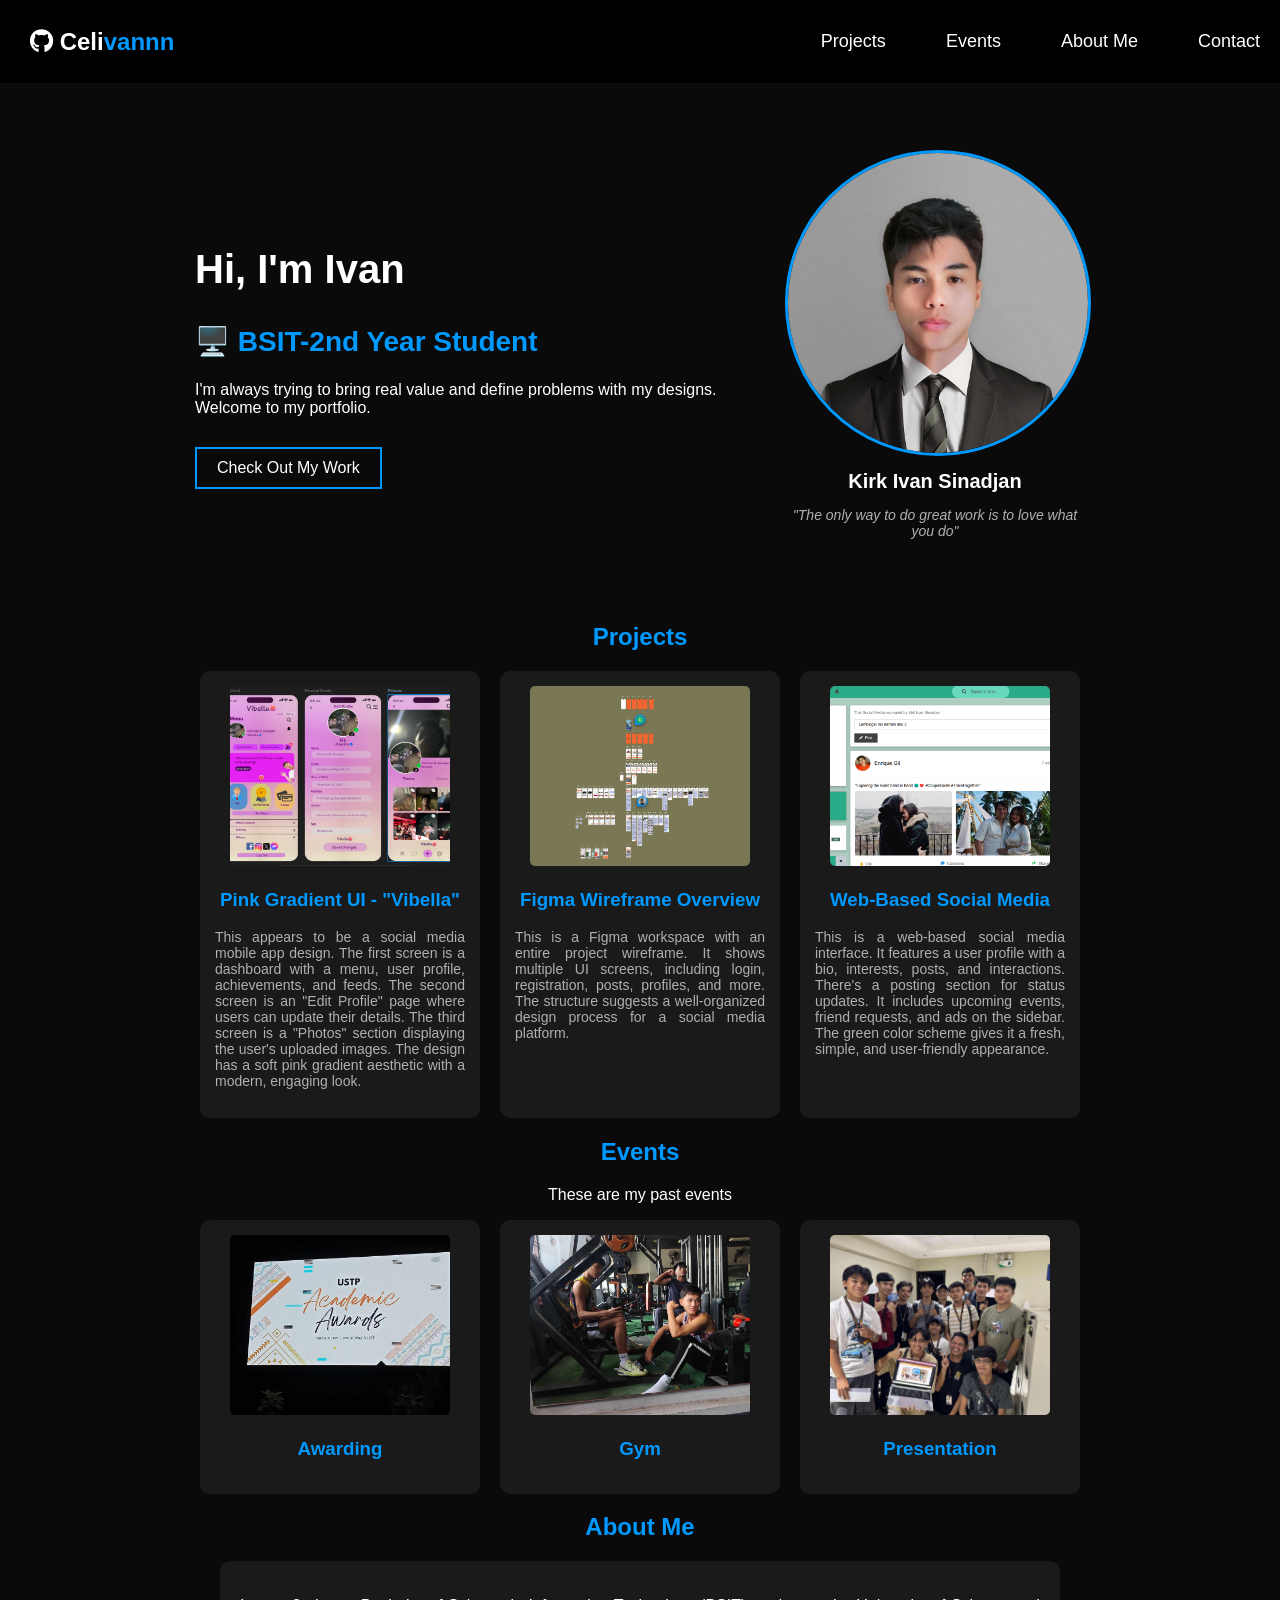
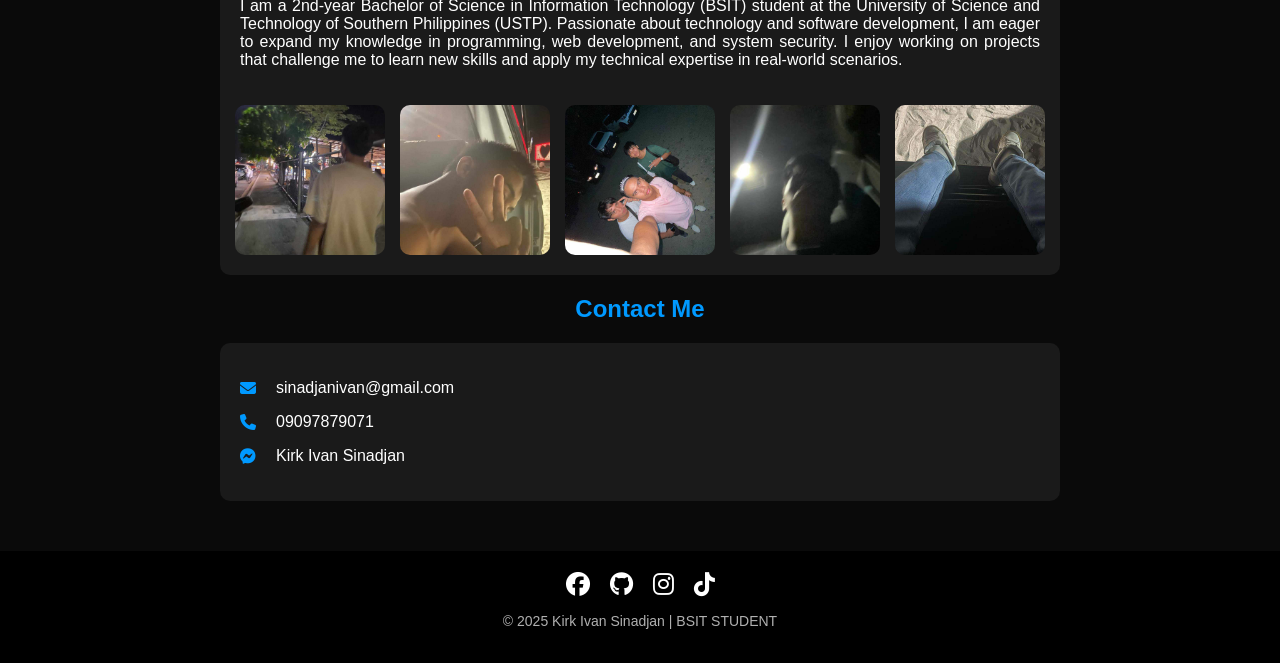
<file: index.html>
<!DOCTYPE html>
<html lang="en">
<head>
    <meta charset="UTF-8">
    <meta name="viewport" content="width=device-width, initial-scale=1.0">
    <title>Kirk Ivan Portfolio</title>
    <link rel="stylesheet" href="style.css">
    <link rel="stylesheet" href="https://cdnjs.cloudflare.com/ajax/libs/font-awesome/6.5.1/css/all.min.css">
    <script src="pic.js"></script>

</head>
<body>

    <header>
        <div class="logo">
            <i class="fa-brands fa-github"></i> Celi<span>vannn</span>
        </div>
        
        <nav>
            <ul>
                <li><a href="#projects">Projects</a></li>
                <li><a href="#Events">Events</a></li>
                <li><a href="#about">About Me</a></li>
                <li><a href="#contact">Contact</a></li>
            </ul>
        </nav>
    </header>

    <section class="hero">
        <div class="hero-text">
            <h1>Hi, I'm Ivan</h1>
            <h2>🖥️ <span>BSIT-2nd Year Student</span></h2>
            <p>I'm always trying to bring real value and define problems with my designs. Welcome to my portfolio.</p>
            <a href="#projects" class="btn">Check Out My Work</a>
        </div>
        <div class="profile">
            <img src="Pictures/profile.jpg" alt="Ivan">
            <h3>Kirk Ivan Sinadjan</h3>
            <p>"The only way to do great work is to love what you do"</p>
        </div>
    </section>

    <section id="projects" class="section">
        <h2> Projects</h2>
        <div class="projects-container">
            <div class="project">
                <img src="Pictures/project1.png" alt="Project 1"onclick="openLightbox(this)">
                <h3>Pink Gradient UI - "Vibella"</h3>
                <p>This appears to be a social media mobile app design. 
                    The first screen is a dashboard with a menu, user profile, achievements, and feeds.
                     The second screen is an "Edit Profile" page where users can update their details. 
                     The third screen is a "Photos" section displaying the user's uploaded images.
                      The design has a soft pink gradient aesthetic with a modern, engaging look.</p>
            </div>
            <div class="project">
                <img src="Pictures/project2.png" alt="Project 2" onclick="openLightbox(this)">
                <h3>Figma Wireframe Overview</h3>
                <p>This is a Figma workspace with an entire project wireframe.
                    It shows multiple UI screens, including login, registration, posts, profiles, and more.
                    The structure suggests a well-organized design process for a social media platform.</p>
            </div>
            <div class="project">
                <img src="Pictures/project3.png" alt="Project 3" onclick="openLightbox(this)">
                <h3> Web-Based Social Media</h3>
                <p>This is a web-based social media interface.
                    It features a user profile with a bio, interests, posts, and interactions.                   
                    There's a posting section for status updates.                   
                    It includes upcoming events, friend requests, and ads on the sidebar.                   
                    The green color scheme gives it a fresh, simple, and user-friendly appearance.</p>
            </div>
        </div>
    </section>

    <section id="Events" class="section">
        <h2>Events</h2>
        <p>These are my past events</p>
        <div class="designs-container">
            <div class="design">
                <img src="Pictures/event1.jpg" alt="Design 1" onclick="openLightbox(this)">
                <h3>Awarding</h3>
            </div>
            <div class="design">
                <img src="Pictures/event2.jpg" alt="Design 2" onclick="openLightbox(this)">
                <h3>Gym</h3>
            </div>
            <div class="design">
                <img src="Pictures/event3.jpg" alt="Design 3" onclick="openLightbox(this)">
                <h3>Presentation</h3>
            </div>
        </div>
    </section>

    <section id="about" class="section">
        <h2>About Me</h2>
        <div class="about-container">
            <div class="about-text">
                <p>
                    I am a 2nd-year Bachelor of Science in Information Technology (BSIT) student at the 
                    University of Science and Technology of Southern Philippines (USTP).
                    Passionate about technology and software development, I am eager to expand my knowledge in 
                    programming, web development, and system security. I enjoy working on projects that challenge 
                    me to learn new skills and apply my technical expertise in real-world scenarios.
                </p>
            </div>
            <div class="about-images">
                <img src="Pictures/me1.jpg" alt="About Image 1" onclick="openLightbox(this)">
                <img src="Pictures/me2.jpg" alt="About Image 2" onclick="openLightbox(this)">
                <img src="Pictures/me3.jpg" alt="About Image 3" onclick="openLightbox(this)">
                <img src="Pictures/me4.jpg" alt="About Image 3" onclick="openLightbox(this)">
                <img src="Pictures/me5.jpg" alt="About Image 3" onclick="openLightbox(this)">
            </div>
        </div>
    </section>
    
    
    <section id="contact" class="section">
        <h2>Contact Me</h2>
        <div class="contact-container">
            <p><i class="fas fa-envelope"></i> sinadjanivan@gmail.com</p>
            <p><i class="fas fa-phone"></i> 09097879071</p>
            <p><i class="fab fa-facebook-messenger"></i> Kirk Ivan Sinadjan</p>
        </div>
    </section>
    

    <footer>
        <div class="social-icons">
            <a href="#"><i class="fa-brands fa-facebook"></i></a>
            <a href="#"><i class="fa-brands fa-github"></i></a>
            <a href="#"><i class="fa-brands fa-instagram"></i></a>
            <a href="#"><i class="fa-brands fa-tiktok"></i></a>
        </div>
        <p>&copy; 2025 Kirk Ivan Sinadjan | BSIT STUDENT</p>
    </footer>
    <div id="lightbox" class="lightbox" onclick="closeLightbox()">
        <img id="lightbox-img">
    </div>
    

</body>
</html>
</file>
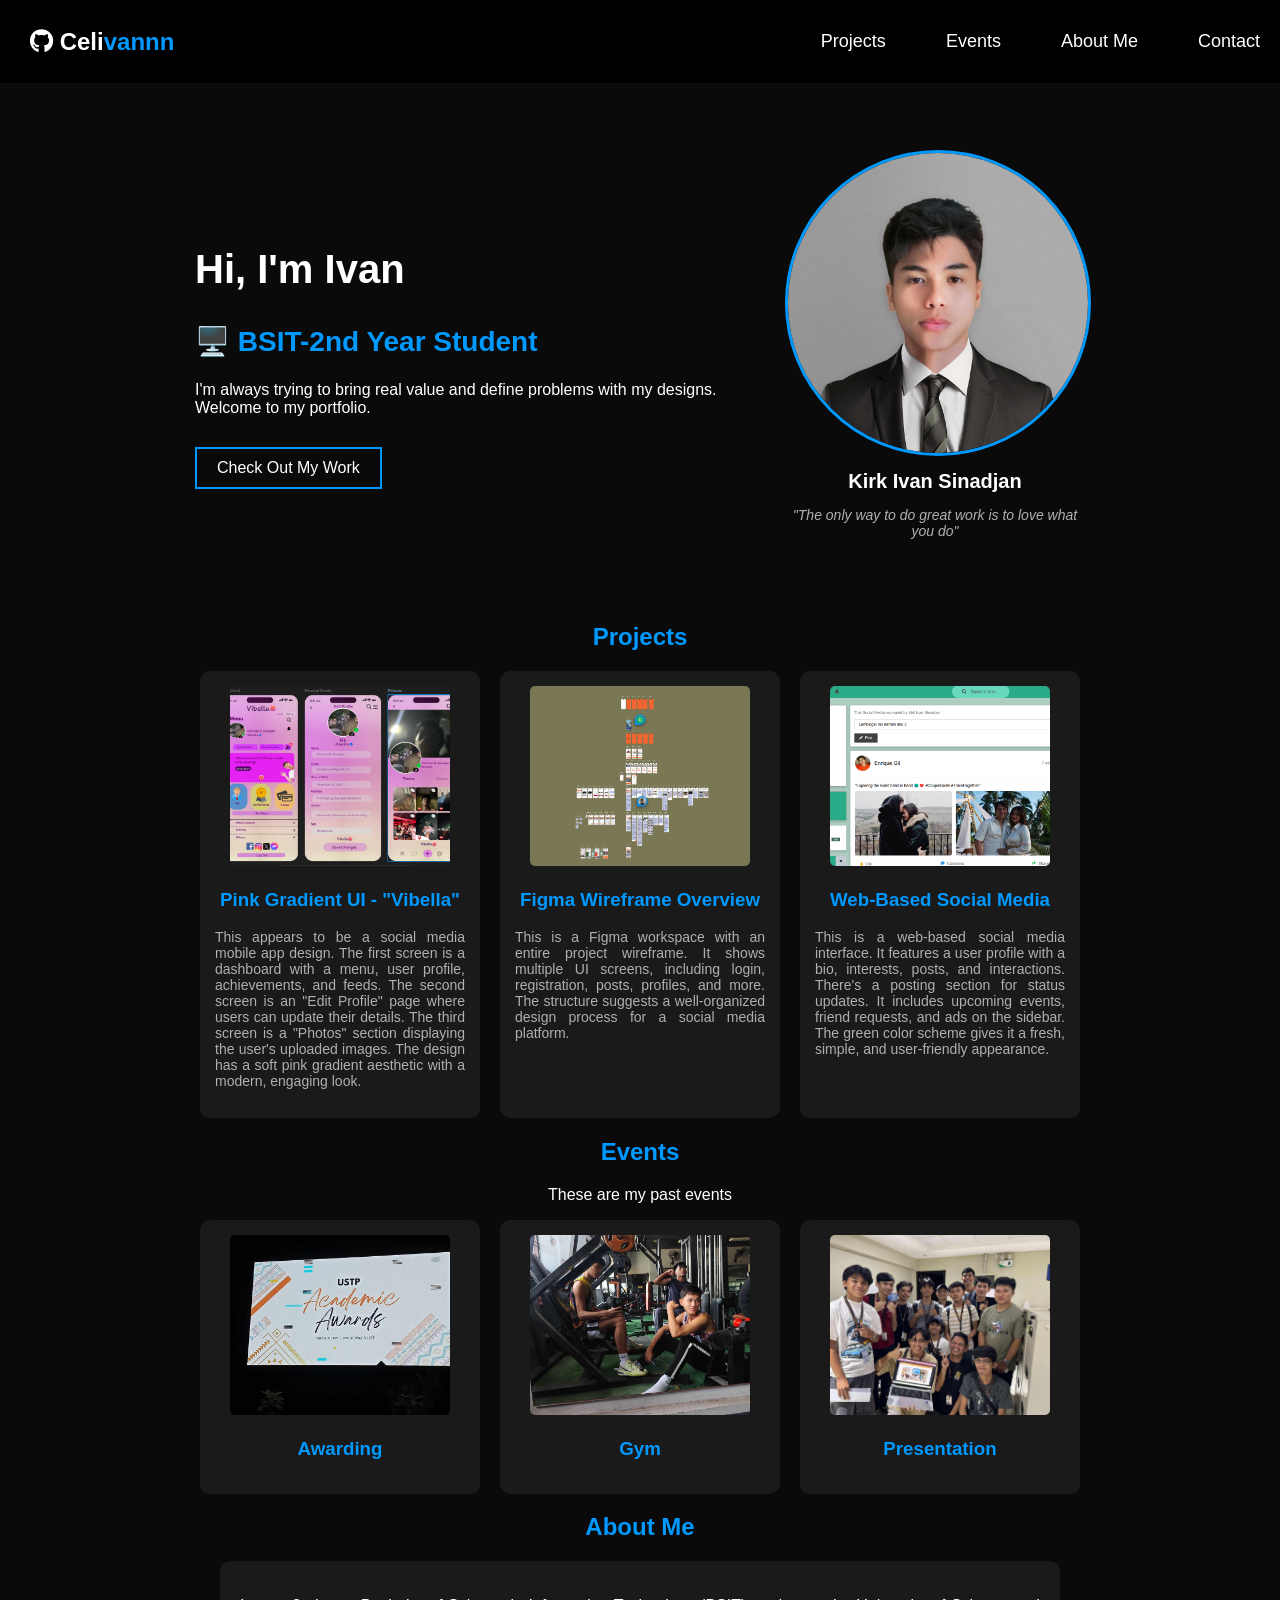
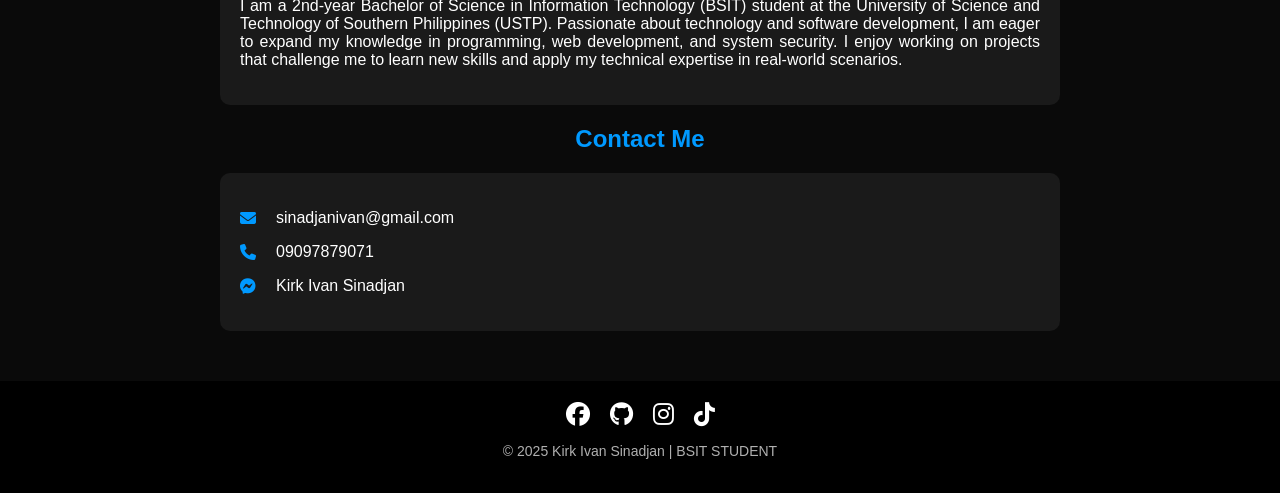
<file: webportfolio.html>
<!DOCTYPE html>
<html lang="en">
<head>
    <meta charset="UTF-8">
    <meta name="viewport" content="width=device-width, initial-scale=1.0">
    <title>Kirk Ivan Portfolio</title>
    <link rel="stylesheet" href="style.css">
    <link rel="stylesheet" href="https://cdnjs.cloudflare.com/ajax/libs/font-awesome/6.5.1/css/all.min.css">
    <script src="pic.js"></script>

</head>
<body>

    <header>
        <div class="logo">
            <i class="fa-brands fa-github"></i> Celi<span>vannn</span>
        </div>
        
        <nav>
            <ul>
                <li><a href="#projects">Projects</a></li>
                <li><a href="#Events">Events</a></li>
                <li><a href="#about">About Me</a></li>
                <li><a href="#contact">Contact</a></li>
            </ul>
        </nav>
    </header>

    <section class="hero">
        <div class="hero-text">
            <h1>Hi, I'm Ivan</h1>
            <h2>🖥️ <span>BSIT-2nd Year Student</span></h2>
            <p>I'm always trying to bring real value and define problems with my designs. Welcome to my portfolio.</p>
            <a href="#projects" class="btn">Check Out My Work</a>
        </div>
        <div class="profile">
            <img src="Pictures/profile.jpg" alt="Ivan">
            <h3>Kirk Ivan Sinadjan</h3>
            <p>"The only way to do great work is to love what you do"</p>
        </div>
    </section>

    <section id="projects" class="section">
        <h2> Projects</h2>
        <div class="projects-container">
            <div class="project">
                <img src="Pictures/project1.png" alt="Project 1"onclick="openLightbox(this)">
                <h3>Pink Gradient UI - "Vibella"</h3>
                <p>This appears to be a social media mobile app design. 
                    The first screen is a dashboard with a menu, user profile, achievements, and feeds.
                     The second screen is an "Edit Profile" page where users can update their details. 
                     The third screen is a "Photos" section displaying the user's uploaded images.
                      The design has a soft pink gradient aesthetic with a modern, engaging look.</p>
            </div>
            <div class="project">
                <img src="Pictures/project2.png" alt="Project 2" onclick="openLightbox(this)">
                <h3>Figma Wireframe Overview</h3>
                <p>This is a Figma workspace with an entire project wireframe.
                    It shows multiple UI screens, including login, registration, posts, profiles, and more.
                    The structure suggests a well-organized design process for a social media platform.</p>
            </div>
            <div class="project">
                <img src="Pictures/project3.png" alt="Project 3" onclick="openLightbox(this)">
                <h3> Web-Based Social Media</h3>
                <p>This is a web-based social media interface.
                    It features a user profile with a bio, interests, posts, and interactions.                   
                    There's a posting section for status updates.                   
                    It includes upcoming events, friend requests, and ads on the sidebar.                   
                    The green color scheme gives it a fresh, simple, and user-friendly appearance.</p>
            </div>
        </div>
    </section>

    <section id="Events" class="section">
        <h2>Events</h2>
        <p>These are my past events</p>
        <div class="designs-container">
            <div class="design">
                <img src="Pictures/event1.jpg" alt="Design 1" onclick="openLightbox(this)">
                <h3>Awarding</h3>
            </div>
            <div class="design">
                <img src="Pictures/event2.jpg" alt="Design 2" onclick="openLightbox(this)">
                <h3>Gym</h3>
            </div>
            <div class="design">
                <img src="Pictures/event3.jpg" alt="Design 3" onclick="openLightbox(this)">
                <h3>Presentation</h3>
            </div>
        </div>
    </section>

    <section id="about" class="section">
        <h2>About Me</h2>
        <div class="about-container">
            <p>I am a 2nd-year Bachelor of Science in Information Technology (BSIT) student at the 
               University of Science and Technology of Southern Philippines (USTP).
               Passionate about technology and software development, I am eager to expand my knowledge in 
               programming, web development, and system security. I enjoy working on projects that challenge 
               me to learn new skills and apply my technical expertise in real-world scenarios.
            </p>
        </div>
    </section>
    
    <section id="contact" class="section">
        <h2>Contact Me</h2>
        <div class="contact-container">
            <p><i class="fas fa-envelope"></i> sinadjanivan@gmail.com</p>
            <p><i class="fas fa-phone"></i> 09097879071</p>
            <p><i class="fab fa-facebook-messenger"></i> Kirk Ivan Sinadjan</p>
        </div>
    </section>
    

    <footer>
        <div class="social-icons">
            <a href="#"><i class="fa-brands fa-facebook"></i></a>
            <a href="#"><i class="fa-brands fa-github"></i></a>
            <a href="#"><i class="fa-brands fa-instagram"></i></a>
            <a href="#"><i class="fa-brands fa-tiktok"></i></a>
        </div>
        <p>&copy; 2025 Kirk Ivan Sinadjan | BSIT STUDENT</p>
    </footer>
    <div id="lightbox" class="lightbox" onclick="closeLightbox()">
        <img id="lightbox-img">
    </div>
    

</body>
</html>
</file>
<file: style.css>
body {
    margin: 0;
    padding: 0;
    font-family: Arial, sans-serif;
    background-color: #0a0a0a;
    color: white;
    text-align: center;
    scroll-behavior: smooth;
}
html {
    scroll-behavior: smooth;
    scroll-padding-top: 80px;
}

header {
    position: fixed;
    top: 0;
    left: 0;
    width: 100%;
    display: flex;
    justify-content: space-between;
    align-items: center;
    padding: 15px 30px;
    background: black;
    z-index: 1000;
}

.logo {
    font-size: 24px;
    font-weight: bold;
    color: white;
}

.logo span {
    color: #0099ff;
}

nav ul {
    list-style: none;
    display: flex;
    gap: 60px; 
    padding-right: 50px; 
}


nav ul li {
    display: inline;
}
nav {
    max-width: 95%; 
}

nav ul li a {
    color: white;
    text-decoration: none;
    font-size: 18px;
}

nav ul li a:hover {
    color: #0099ff;
}


.hero {
    display: flex;
    align-items: center;
    justify-content: center;
    flex-direction: row;
    text-align: left;
    padding: 150px 50px 50px;
}

.hero-text {
    flex: 1;
    max-width: 50%;
}

.hero-text h1 {
    font-size: 40px;
}

.hero-text h2 {
    font-size: 28px;
    color: #0099ff;
}

.hero-text p {
    font-size: 16px;
    margin: 10px 0;
}

.btn {
    display: inline-block;
    padding: 10px 20px;
    color: white;
    border: 2px solid #0099ff;
    text-decoration: none;
    margin-top: 20px;
}

.btn:hover {
    background: #0099ff;
}


.profile {
    max-width: 300px;
    text-align: center;
}

.profile img {
    width: 300px;
    height: 300px;
    border-radius: 50%;
    border: 3px solid #0099ff;
}

.profile h3 {
    font-size: 20px;
    margin: 10px 0;
}

.profile p {
    font-size: 14px;
    color: #b0b0b0;
    font-style: italic;

}


.project img, .design img {
    width: 220px;  
    height: 180px; 
    object-fit: cover; 
    border-radius: 5px;
}


.projects-container, .designs-container {
    display: flex;
    justify-content: center;
    gap: 20px;
    flex-wrap: wrap;
}


.project, .design {
    background: #1a1a1a;
    padding: 15px;
    border-radius: 10px;
    text-align: center;
    width: 250px; 
}


.project p, .design p {
    text-align: justify;
}

.project p {
    font-size: 14px;
    color: #b0b0b0;
}
.project h3 {
    color: #0099ff;
}
.design h3{
    color: #0099ff;
}


.about-container, .contact-container {
    background: #1a1a1a; 
    padding: 20px;
    border-radius: 10px; 
    max-width: 800px; 
    margin: 0 auto; 
}


.about-container p, .contact-container p {
    text-align: justify;
}


.contact-container i {
    color: #0099ff;
    margin-right: 10px;
}

.contact-container p {
    display: flex;
    align-items: center;
    gap: 10px;
}


footer {
    text-align: center;
    padding: 20px;
    background: black;
    margin-top: 50px;
}

.social-icons {
    display: flex;
    justify-content: center;
    gap: 20px;
    margin-bottom: 10px;
}

.social-icons a {
    color: white;
    font-size: 24px;
    text-decoration: none;
}

.social-icons a:hover {
    color: #0099ff;
}

footer p {
    font-size: 14px;
    color: #b0b0b0;
}
.section h2{
    color: #0099ff;
}

.lightbox {
    display: none;
    position: fixed;
    top: 0;
    left: 0;
    width: 100%;
    height: 100%;
    background: rgba(0, 0, 0, 0.8);
    justify-content: center;
    align-items: center;
    z-index: 1000;
}

.lightbox img {
    max-width: 90%;  
    max-height: 90vh; 
    border-radius: 10px;
    object-fit: contain; /
}

.about-container {
    display: flex;
    flex-direction: column;
    align-items: center;
    text-align: center;
    max-width: 800px;
    margin: auto;
}

.about-images {
    display: flex;
    gap: 15px;
    margin-top: 20px;
    justify-content: center;
}

.about-images img {
    width: 150px; /* Set the same width */
    height: 150px; /* Set the same height */
    object-fit: cover; /* Ensures images maintain aspect ratio */
    border-radius: 10px; /* Optional: Rounded corners */
}
</file>
